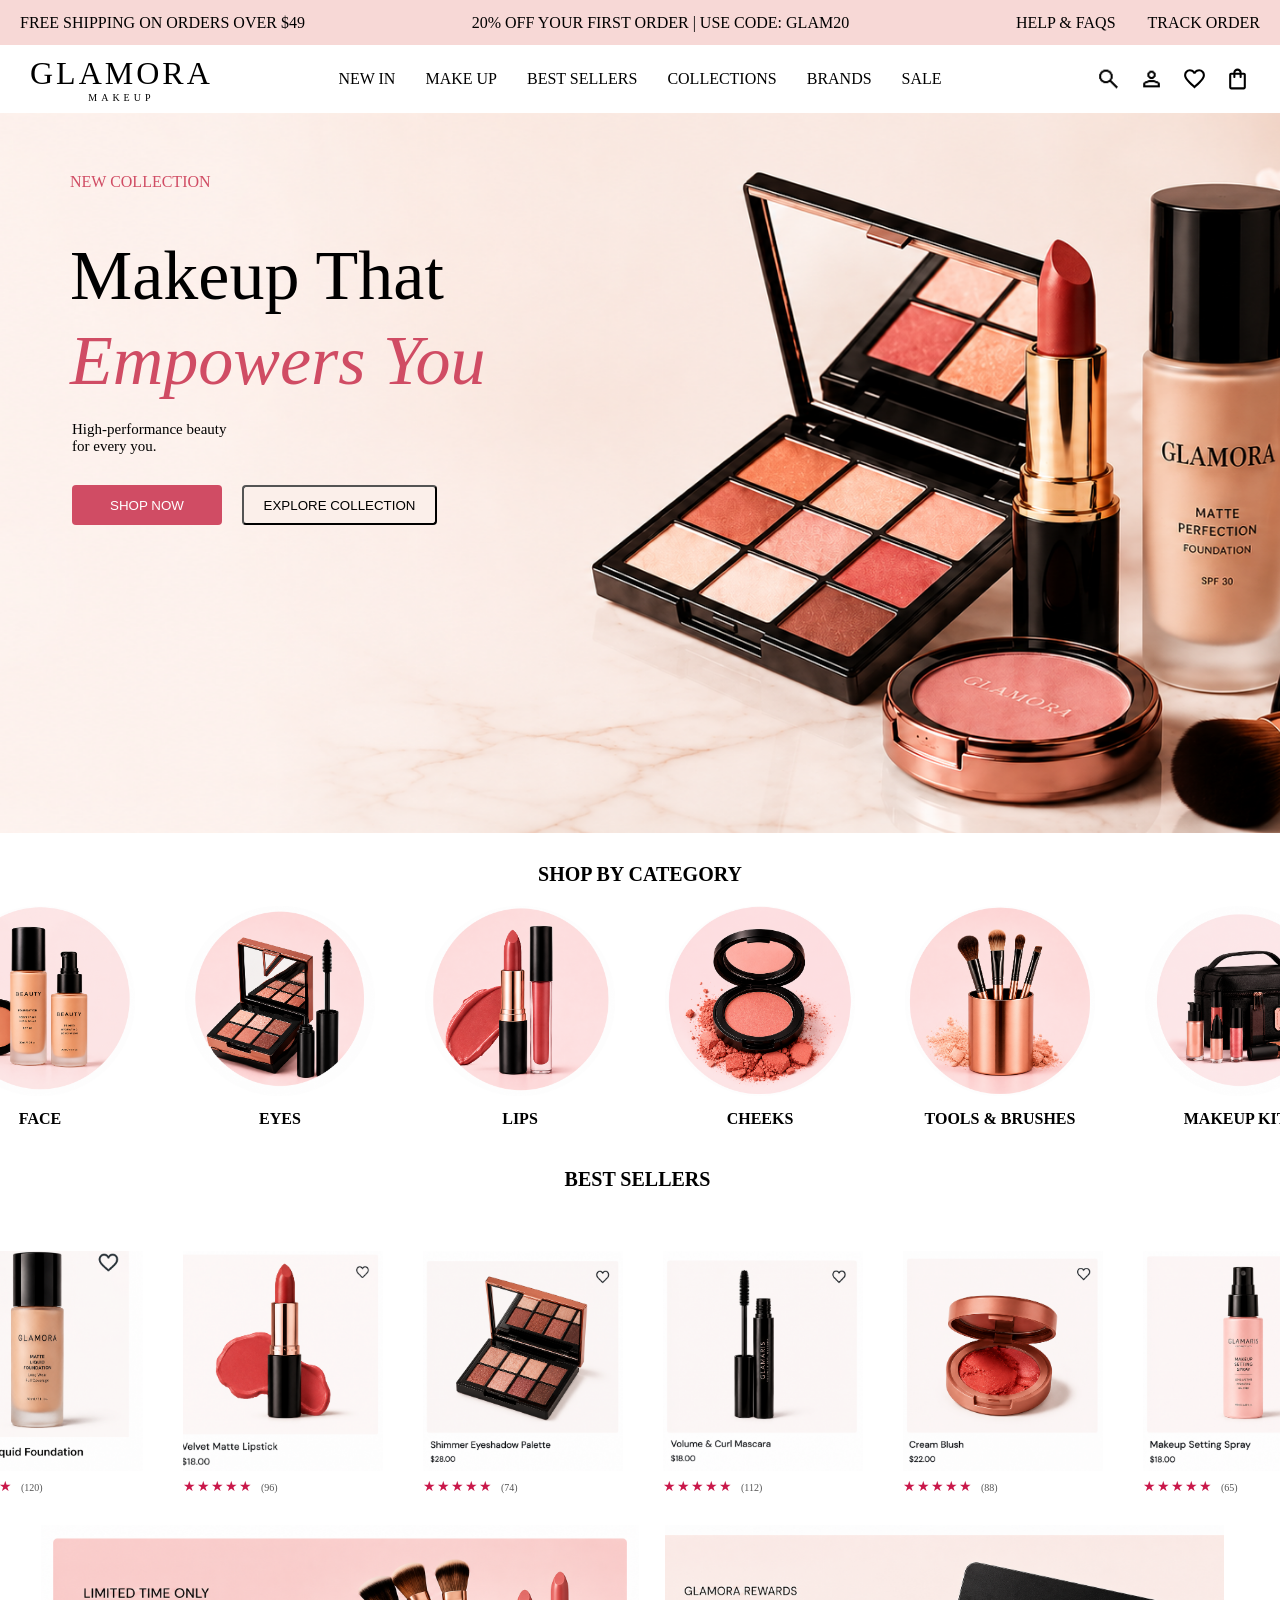
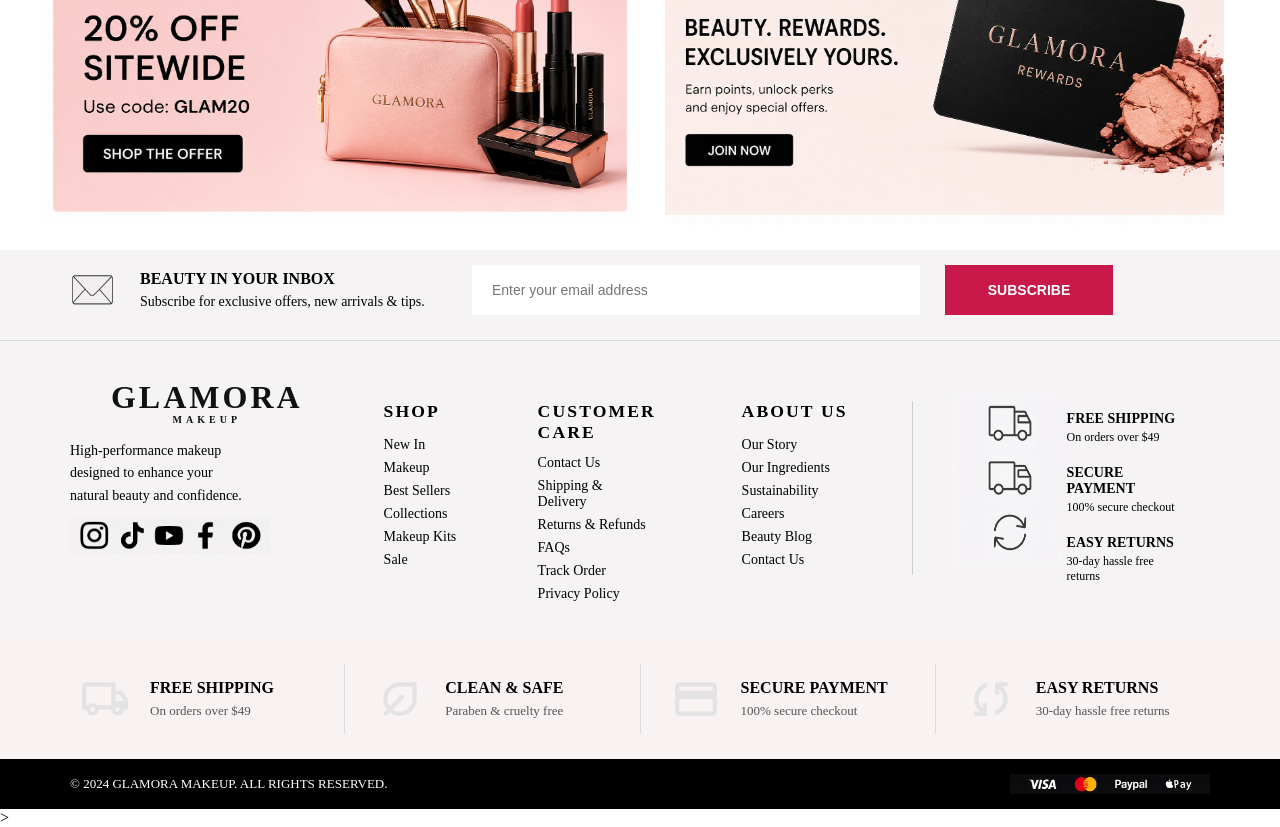
<file: index.html>
<!DOCTYPE html>
<html lang="en">

<head>
    <meta charset="UTF-8">
    <meta name="viewport" content="width=device-width, initial-scale=1.0">
    <title>Makeup Website Landing Page</title>
    <link rel="stylesheet" href="./style.css">
</head>

<body>
    <div class="announcement-bar">
        <div class="free-shipping">FREE SHIPPING ON ORDERS OVER $49</div>
        <div class="first-order">20% OFF YOUR FIRST ORDER | USE CODE: GLAM20</div>


        <div id="help-and-track">
            <div class="help">HELP & FAQS </div>
            <div class="track">TRACK ORDER</div>
        </div>
    </div>

    <div class="header">

        <div class="glamora">
            <span>GLAMORA</span>
            <small>MAKEUP</small>
        </div>

        <div class="nav-bar">
            <ul>
                <li>NEW IN</li>
                <li>MAKE UP </li>
                <li>BEST SELLERS</li>
                <li>COLLECTIONS</li>
                <li>BRANDS</li>
                <li>SALE</li>
            </ul>
            <div class="icons">
                <img src="search-icon.png" alt="search-icon">
                <img src="person.png" alt="person">
                <img src="like.svg" alt="like">
                <img src="shopping.svg" alt="shopping">
            </div>
        </div>
    </div>
    <div class="background-img">
        <div class="front-text">
            <div class="new-collection">NEW COLLECTION</div>
            <div class="makeup-that">Makeup That</div>
            <div class="empowers-you"><i>Empowers You</i></div>
        </div>
        <div class="high-performance">
            <span>High-performance beauty</span>
            <span>for every you.</span>
        </div>
        <div class="btns">
            <button class="first"> SHOP NOW </button>
            <button class="second"> EXPLORE COLLECTION </button>
        </div>

    </div>


    <div class="category">
        <p>SHOP BY CATEGORY</p>
    </div>

    <div class="category-images">

        <div class="category-item">
            <img src="face.png" alt="Face">
            <p>FACE</p>
        </div>

        <div class="category-item">
            <img src="eyes.png" alt="Eyes">
            <p>EYES</p>
        </div>

        <div class="category-item">
            <img src="lips.png" alt="Lips">
            <p>LIPS</p>
        </div>

        <div class="category-item">
            <img src="cheeks.png" alt="Cheeks">
            <p>CHEEKS</p>
        </div>

        <div class="category-item">
            <img src="tools.png" alt="Tools & Brushes">
            <p>TOOLS & BRUSHES</p>
        </div>

        <div class="category-item">
            <img src="kits.png" alt="Makeup Kits">
            <p>MAKEUP KITS</p>
        </div>

    </div>

    <div class="best-sellers">
        <p>BEST SELLERS</p>
    </div>

    <div class="best-seller-imgs">

        <div class="best-seller-item">
            <!-- FIXED: Removed the dot (.) from the src path -->
            <img src="foundation.png" alt="Matte Liquid Foundation">
            <div class="rating">
                <span>★★★★★</span>
                <small>(120)</small>
            </div>
        </div>

        <div class="best-seller-item">
            <img src="lipstick.png" alt="Velvet Matte Lipstick">
            <div class="rating">
                <span>★★★★★</span>
                <small>(96)</small>
            </div>
        </div>

        <div class="best-seller-item">
            <img src="eyeshadow.png" alt="Shimmer Eyeshadow Palette">
            <div class="rating">
                <span>★★★★★</span>
                <small>(74)</small>
            </div>
        </div>

        <div class="best-seller-item">
            <img src="mascara.png" alt="Volume & Curl Mascara">
            <div class="rating">
                <span>★★★★★</span>
                <small>(112)</small>
            </div>
        </div>

        <div class="best-seller-item">
            <img src="blush.png" alt="Cream Blush">
            <div class="rating">
                <span>★★★★★</span>
                <small>(88)</small>
            </div>
        </div>

        <div class="best-seller-item">
            <img src="setting-spray.png" alt="Makeup Setting Spray">
            <div class="rating">
                <span>★★★★★</span>
                <small>(65)</small>
            </div>
        </div>
    </div>


    <div class="offers">
        <div class="first-banner">
            <img src="offers.png" alt="offer">
        </div>
        <div class="second-banner">
            <img src="rewards.png" alt="reward">
        </div>
    </div>

    <div class="newsletter">

        <div class="newsletter-text">
            <img src="envelope.png" alt="email">

            <div>
                <span>BEAUTY IN YOUR INBOX</span>
                <small>Subscribe for exclusive offers, new arrivals & tips.</small>
            </div>

        </div>

        <div class="email-box">
            <input type="email" placeholder="Enter your email address">
        </div>

        <div class="subscribe">
            <button>SUBSCRIBE</button>
        </div>

    </div>

    <hr>

    <div class="footer-box">
        <div class="brand">

            <div class="brand-logo">
                GLAMORA
                <small>MAKEUP</small>
            </div>

            <div class="brand-description">
                High-performance makeup <br>
                designed to enhance your <br>
                natural beauty and confidence.
            </div>

            <div class="social-icons">
                <img src="logos.png" alt="logos">
            </div>
        </div>

        <div class="shop">
            <h3>SHOP</h3>

            <ul>
                <li>New In</li>
                <li>Makeup</li>
                <li>Best Sellers</li>
                <li>Collections</li>
                <li>Makeup Kits</li>
                <li>Sale</li>
            </ul>
        </div>

        <div class="customer-care">
            <h3>CUSTOMER CARE</h3>
            <ul>
                <li>Contact Us</li>
                <li>Shipping & Delivery</li>
                <li>Returns & Refunds</li>
                <li>FAQs</li>
                <li>Track Order</li>
                <li>Privacy Policy</li>
            </ul>
        </div>

        <div class="about-us">
            <h3>ABOUT US</h3>

            <ul>
                <li>Our Story</li>
                <li>Our Ingredients</li>
                <li>Sustainability</li>
                <li>Careers</li>
                <li>Beauty Blog</li>
                <li>Contact Us</li>
            </ul>
        </div>

        <div class="features">
            <img src="features.png" alt="features">

            <div class="feature-text">
                <div>
                    <strong>FREE SHIPPING</strong>
                    <small>On orders over $49</small>
                </div>

                <div>
                    <strong>SECURE PAYMENT</strong>
                    <small>100% secure checkout</small>
                </div>

                <div>
                    <strong>EASY RETURNS</strong>
                    <small>30-day hassle free returns</small>
                </div>
            </div>
        </div>


    </div>

    <div class="tabs">
        <div class="tab">
            <img src="truck.svg" alt="local-shipping">
            <div class="tab-text">
                <span>FREE SHIPPING</span>
                <small>On orders over $49</small>
            </div>
        </div>

        <div class="tab">
            <img src="Leaf.svg" alt="leaf">
            <div class="tab-text">
                <span>CLEAN & SAFE</span>
                <small>Paraben & cruelty free</small>
            </div>
        </div>

        <div class="tab">
            <img src="creditcard.svg" alt="payment">
            <div class="tab-text">
                <span>SECURE PAYMENT</span>
                <small>100% secure checkout</small>
            </div>
        </div>

        <div class="tab">
            <img src="return.svg" alt="returns">
            <div class="tab-text">
                <span>EASY RETURNS</span>
                <small>30-day hassle free returns</small>
            </div>
        </div>


    </div>

    <div class="last-footer">
        <div class="copyright">
            © 2024 GLAMORA MAKEUP. ALL RIGHTS RESERVED.
        </div>

        <div class="payment-methods">
            <img src="payment.png" alt="payment-method">
        </div>

    </div>


</body>

</html>>
</file>
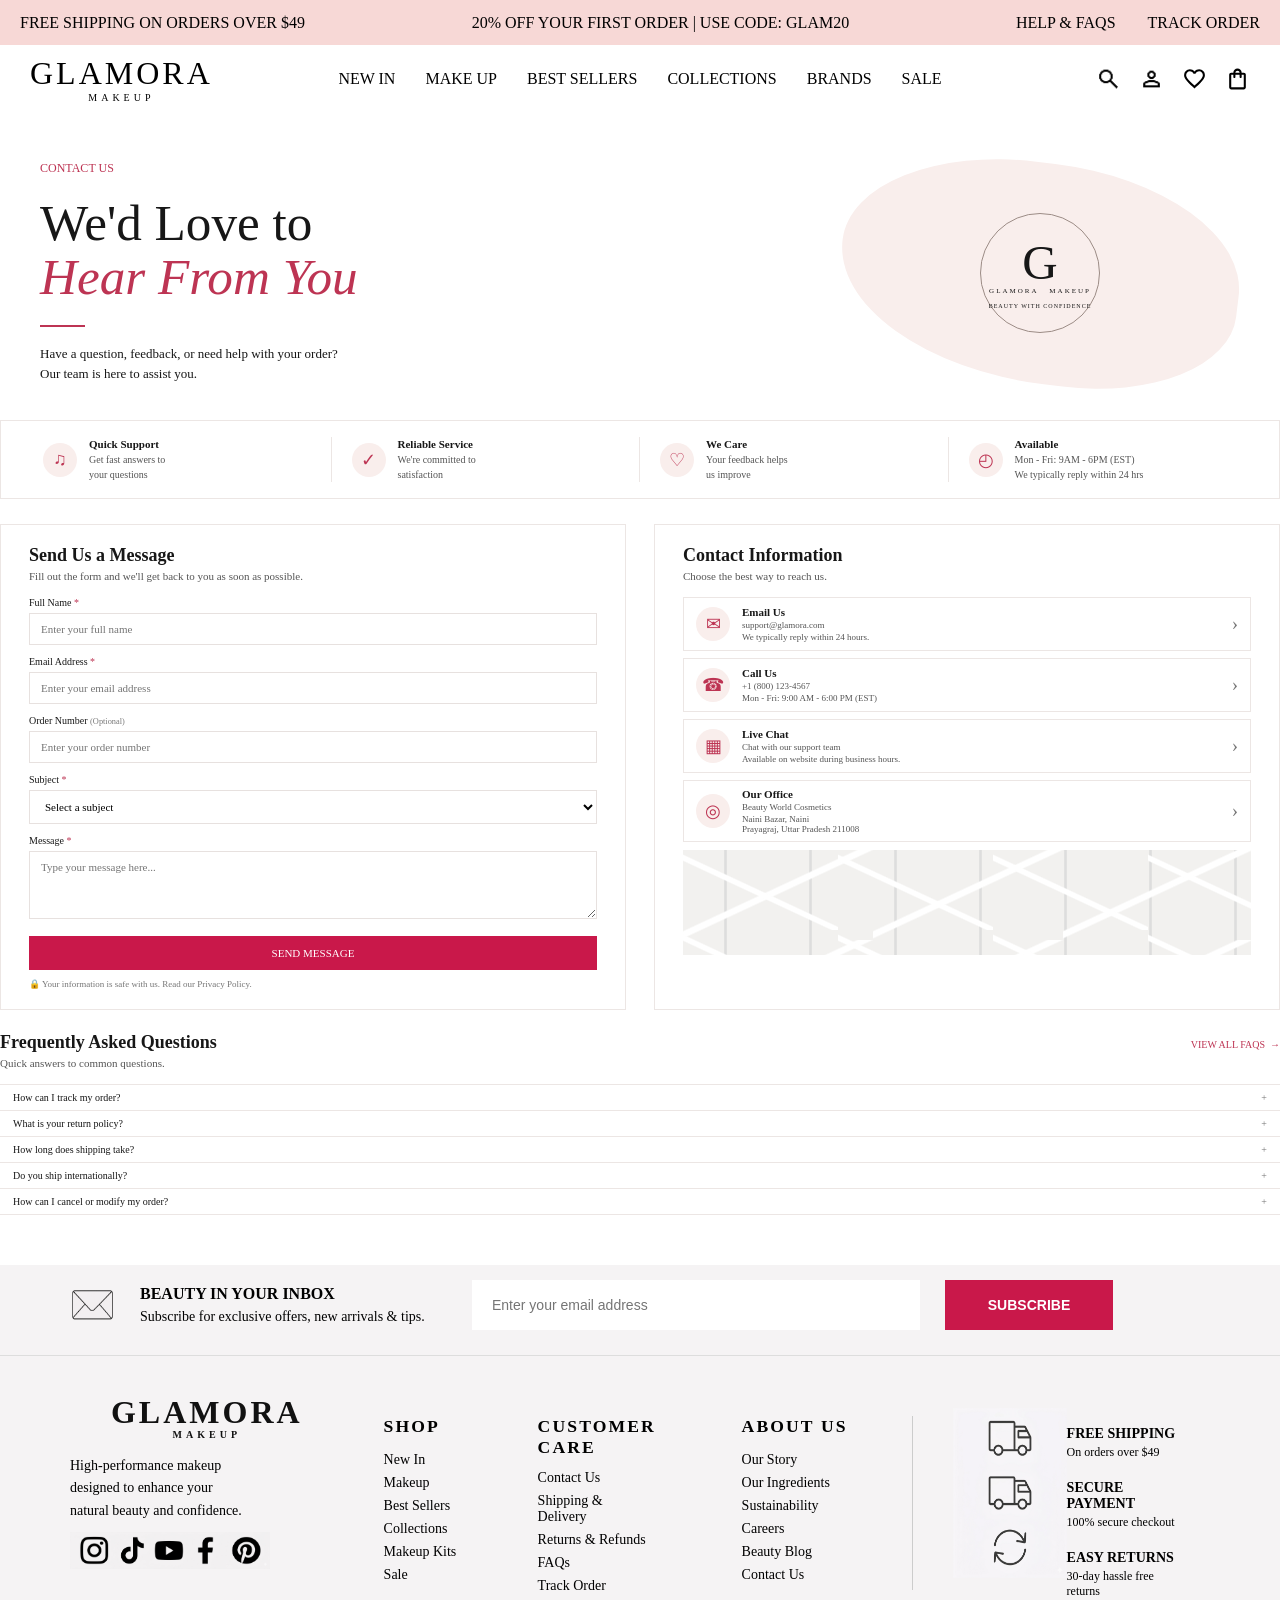
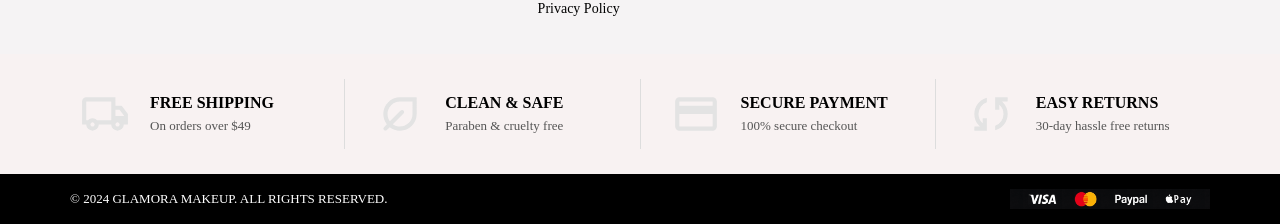
<file: contact.html>
<!DOCTYPE html>
<html lang="en">

<head>
    <meta charset="UTF-8">
    <meta name="viewport" content="width=device-width, initial-scale=1.0">
    <title>Contact Us | Glamora Makeup</title>
    <link rel="stylesheet" href="./style.css">
    <link rel="stylesheet" href="./contactus.css">
</head>

<body>
    <div class="announcement-bar">
        <div class="free-shipping">FREE SHIPPING ON ORDERS OVER $49</div>
        <div class="first-order">20% OFF YOUR FIRST ORDER | USE CODE: GLAM20</div>


        <div id="help-and-track">
            <div class="help">HELP & FAQS </div>
            <div class="track">TRACK ORDER</div>
        </div>
    </div>

    <div class="header">

        <div class="glamora">
            <span>GLAMORA</span>
            <small>MAKEUP</small>
        </div>

        <div class="nav-bar">
            <ul>
                <li>NEW IN</li>
                <li>MAKE UP </li>
                <li>BEST SELLERS</li>
                <li>COLLECTIONS</li>
                <li>BRANDS</li>
                <li>SALE</li>
            </ul>
            <div class="icons">
                <img src="search-icon.png" alt="search-icon">
                <img src="person.png" alt="person">
                <img src="like.svg" alt="like">
                <img src="shopping.svg" alt="shopping">
            </div>
        </div>
   


    </div>

    <main class="contact-page">
        <section class="contact-hero">
            <div class="contact-hero-copy">
                <p class="eyebrow">CONTACT US</p>
                <h1>We'd Love to<br><em>Hear From You</em></h1>
                <span class="hero-rule"></span>
                <p>Have a question, feedback, or need help with your order?<br>Our team is here to assist you.</p>
            </div>
            <div class="contact-mark" aria-label="Glamora Makeup emblem"><div class="contact-mark-circle"><strong>G</strong><span>GLAMORA&nbsp;&nbsp; MAKEUP</span><small>BEAUTY WITH CONFIDENCE</small></div></div>
        </section>
        <section class="support-strip" aria-label="Customer support benefits">
            <div class="support-item"><span class="support-icon">&#9835;</span><div><strong>Quick Support</strong><small>Get fast answers to<br>your questions</small></div></div>
            <div class="support-item"><span class="support-icon">&#10003;</span><div><strong>Reliable Service</strong><small>We're committed to<br>satisfaction</small></div></div>
            <div class="support-item"><span class="support-icon">&#9825;</span><div><strong>We Care</strong><small>Your feedback helps<br>us improve</small></div></div>
            <div class="support-item"><span class="support-icon">&#9716;</span><div><strong>Available</strong><small>Mon - Fri: 9AM - 6PM (EST)<br>We typically reply within 24 hrs</small></div></div>
        </section>
        <section class="contact-columns">
            <div class="message-panel">
                <h2>Send Us a Message</h2><p class="panel-intro">Fill out the form and we'll get back to you as soon as possible.</p>
                <form class="contact-form">
                    <label>Full Name <span>*</span><input type="text" placeholder="Enter your full name"></label>
                    <label>Email Address <span>*</span><input type="email" placeholder="Enter your email address"></label>
                    <label>Order Number <small>(Optional)</small><input type="text" placeholder="Enter your order number"></label>
                    <label>Subject <span>*</span><select><option value="">Select a subject</option><option>Order support</option><option>Product question</option><option>Feedback</option></select></label>
                    <label>Message <span>*</span><textarea placeholder="Type your message here..."></textarea></label>
                    <button type="submit">SEND MESSAGE</button><small class="privacy-note">&#128274; Your information is safe with us. Read our Privacy Policy.</small>
                </form>
            </div>
            <div class="information-panel">
                <h2>Contact Information</h2><p class="panel-intro">Choose the best way to reach us.</p>
                <div class="contact-options">
                    <div class="contact-option"><span class="option-icon">&#9993;</span><div><strong>Email Us</strong><span>support@glamora.com</span><small>We typically reply within 24 hours.</small></div><b>&#8250;</b></div>
                    <div class="contact-option"><span class="option-icon">&#9742;</span><div><strong>Call Us</strong><span>+1 (800) 123-4567</span><small>Mon - Fri: 9:00 AM - 6:00 PM (EST)</small></div><b>&#8250;</b></div>
                    <div class="contact-option"><span class="option-icon">&#9638;</span><div><strong>Live Chat</strong><span>Chat with our support team</span><small>Available on website during business hours.</small></div><b>&#8250;</b></div>
                    <div class="contact-option"><span class="option-icon">&#9678;</span><div><strong>Our Office</strong><span>Beauty World Cosmetics</span><small>Naini Bazar, Naini<br>Prayagraj, Uttar Pradesh 211008</small></div><b>&#8250;</b></div>
                </div><div class="map-placeholder"><iframe title="Google Map showing Beauty World Cosmetics in Naini Bazar, Prayagraj" src="https://www.google.com/maps?q=Beauty+World+Cosmetics%2C+Naini+Bazar%2C+Naini%2C+Prayagraj%2C+Uttar+Pradesh+211008&output=embed" loading="lazy" referrerpolicy="no-referrer-when-downgrade"></iframe></div>
            </div>
        </section>
        <section class="faq-section">
            <div><h2>Frequently Asked Questions</h2><p>Quick answers to common questions.</p></div><a href="#faq">VIEW ALL FAQS&nbsp; &#8594;</a>
            <div class="faq-list" id="faq">
                <details><summary>How can I track my order?</summary><p>Use the tracking link in your shipping confirmation email.</p></details>
                <details><summary>What is your return policy?</summary><p>We offer easy returns within 30 days of delivery.</p></details>
                <details><summary>How long does shipping take?</summary><p>Most orders arrive within 3 to 5 business days.</p></details>
                <details><summary>Do you ship internationally?</summary><p>International shipping is available for selected destinations.</p></details>
                <details><summary>How can I cancel or modify my order?</summary><p>Contact us as soon as possible and we will do our best to help.</p></details>
            </div>
        </section>
    </main>


    <div class="newsletter">

        <div class="newsletter-text">
            <img src="envelope.png" alt="email">

            <div>
                <span>BEAUTY IN YOUR INBOX</span>
                <small>Subscribe for exclusive offers, new arrivals & tips.</small>
            </div>

        </div>

        <div class="email-box">
            <input type="email" placeholder="Enter your email address">
        </div>

        <div class="subscribe">
            <button>SUBSCRIBE</button>
        </div>

    </div>

    <hr>

    <div class="footer-box">
        <div class="brand">

            <div class="brand-logo">
                GLAMORA
                <small>MAKEUP</small>
            </div>

            <div class="brand-description">
                High-performance makeup <br>
                designed to enhance your <br>
                natural beauty and confidence.
            </div>

            <div class="social-icons">
                <img src="logos.png" alt="logos">
            </div>
        </div>

        <div class="shop">
            <h3>SHOP</h3>

            <ul>
                <li>New In</li>
                <li>Makeup</li>
                <li>Best Sellers</li>
                <li>Collections</li>
                <li>Makeup Kits</li>
                <li>Sale</li>
            </ul>
        </div>

        <div class="customer-care">
            <h3>CUSTOMER CARE</h3>
            <ul>
                <li>Contact Us</li>
                <li>Shipping & Delivery</li>
                <li>Returns & Refunds</li>
                <li>FAQs</li>
                <li>Track Order</li>
                <li>Privacy Policy</li>
            </ul>
        </div>

        <div class="about-us">
            <h3>ABOUT US</h3>

            <ul>
                <li>Our Story</li>
                <li>Our Ingredients</li>
                <li>Sustainability</li>
                <li>Careers</li>
                <li>Beauty Blog</li>
                <li>Contact Us</li>
            </ul>
        </div>

        <div class="features">
            <img src="features.png" alt="features">

            <div class="feature-text">
                <div>
                    <strong>FREE SHIPPING</strong>
                    <small>On orders over $49</small>
                </div>

                <div>
                    <strong>SECURE PAYMENT</strong>
                    <small>100% secure checkout</small>
                </div>

                <div>
                    <strong>EASY RETURNS</strong>
                    <small>30-day hassle free returns</small>
                </div>
            </div>
        </div>


    </div>

    <div class="tabs">
        <div class="tab">
            <img src="truck.svg" alt="local-shipping">
            <div class="tab-text">
                <span>FREE SHIPPING</span>
                <small>On orders over $49</small>
            </div>
        </div>

        <div class="tab">
            <img src="Leaf.svg" alt="leaf">
            <div class="tab-text">
                <span>CLEAN & SAFE</span>
                <small>Paraben & cruelty free</small>
            </div>
        </div>

        <div class="tab">
            <img src="creditcard.svg" alt="payment">
            <div class="tab-text">
                <span>SECURE PAYMENT</span>
                <small>100% secure checkout</small>
            </div>
        </div>

        <div class="tab">
            <img src="return.svg" alt="returns">
            <div class="tab-text">
                <span>EASY RETURNS</span>
                <small>30-day hassle free returns</small>
            </div>
        </div>


    </div>

    <div class="last-footer">
        <div class="copyright">
            © 2024 GLAMORA MAKEUP. ALL RIGHTS RESERVED.
        </div>

        <div class="payment-methods">
            <img src="payment.png" alt="payment-method">
        </div>

    </div>


</body>

</html>
</file>
<file: style.css>
* {
    margin: 0;
    padding: 0;
    box-sizing: border-box;

}

body {
    margin: 0;
    overflow-x: hidden;
}

.announcement-bar {
    height: 45px;
    align-items: center;
    padding-top: 10px;
    display: flex;
    background-color: #f7d8d6;
    justify-content: space-between;
}

.free-shipping {
    padding-bottom: 10px;
    position: relative;
    left: 20px;
}

.first-order {
    padding-bottom: 10px;
}

#help-and-track {
    display: flex;
    gap: 2rem;
    padding-bottom: 10px;
    position: relative;
    right: 20px;
}

.header {
    display: flex;
    align-items: center;
    justify-content: space-between;
    padding: 10px 30px;
    position: relative;
}

.glamora {
    text-align: center;
}

.glamora span {
    display: block;
    font-size: 32px;
    letter-spacing: 3px;
}

.glamora small {
    display: block;
    font-size: 10px;
    letter-spacing: 4px;
    width: 100%;
}
   

.nav-bar {
    display: flex;
    align-items: center;
    gap: 30px;
}

.nav-bar ul {
    display: flex;
    align-items: center;
    gap: 30px;
    list-style: none;
    margin: 0;
    padding: 0;
    position: absolute;
    left: 50%;
    transform: translateX(-50%);
}

.nav-bar li {
    font-size: 16px;
    white-space: nowrap;
    position: relative;
}

.icons {
    display: flex;
    align-items: center;
    gap: 18px;
    position: absolute;
    right: 30px;
    top: 50%;
    transform: translateY(-50%);
}

.icons img {
    width: 25px;
    height: 25px;
    object-fit: contain;
    filter: brightness(0);
}

.background-img {
    background-image: url(makeup.png);
    height: 80vh;
    background-size: cover;
    background-position: center;
    background-repeat: no-repeat;
}

.front-text {
    display: flex;
    flex-direction: column;
    gap: 5px;
}

.new-collection {
    position: relative;
    left: 70px;
    top: 60px;
    color: #d04c64;
}

.makeup-that {
    position: relative;
    left: 70px;
    top: 100px;
    font-size: 70px;
}

.empowers-you {
    position: relative;
    left: 70px;
    top: 100px;
    font-size: 70px;
    color: #d04c64;
}

.high-performance {
    display: flex;
    flex-direction: column;
    position: relative;
    left: 72px;
    top: 120px;

}

.high-performance span {
    font-size: 15px;

}

.btns {
    display: flex;
    position: relative;
    top: 150px;
    left: 72px;
    height: 10px;
    gap: 20px;
}

.first {
    height: 40px;
    width: 150px;
    color: white;
    background-color: #d04c64;
    border: none;
    border-radius: 4px;
}

.second {
    border-radius: 4px;
    height: 40px;
    width: 195px;
    background-color: #fbefea;
}

.dot {
    display: flex;
    flex-direction: column;
}

.firstdot {
    position: relative;
    top: 150px;
    left: 72px;
    font-size: 30px;
}

.tabs {
    background-color: #f8f2f2;
    display: flex;
    justify-content: space-around;
    align-items: center;
    padding: 25px 50px;
    width: 100%;
    box-sizing: border-box;
}

.tab {
    display: flex;
    align-items: center;
    gap: 20px;
    flex: 1;
    padding: 10px 30px;
    border-right: 1px solid #ddd;
    justify-content: flex-start;
}

.tab:last-child {
    border-right: none;
}

.tab img {
    width: 50px;
    height: 50px;
    object-fit: contain;
}

.tab-text {
    display: flex;
    flex-direction: column;
    gap: 6px;
}

.tab-text span {
    font-size: 16px;
    font-weight: bold;
}

.tab-text small {
    font-size: 13px;
    color: #555;
}

.category {
    text-align: center;
    font-weight: bold;
    color: black;
    font-size: 20px;
    margin-top: 30px;
}

.category-images {
    
    display: flex;
    flex-wrap: nowrap;
    justify-content: center;
    align-items: center;
    gap: 50px;
    padding-top: 20px;

}

.category-item {
    text-align: center;
}

.category-item img {
    width: 190px;
    height: 190px;
    border-radius: 50%;
    object-fit: cover;
}

.category-item p {
    font-weight: bold;
    margin-top: 10px;
}

.best-sellers {
    width: 100%;
    font-weight: bold;
    /* Removed margin-top completely */
    padding-top: 40px !important; 
    font-size: 20px;
    padding-left: 35px !important; 
    margin-left: 0px !important; 
    text-align: center;
    display: block !important;
    box-sizing: border-box !important;
    position: relative;
    left: -20px;
}


.best-seller-imgs {
    display: flex;
    justify-content: center;
    align-items: flex-start;
    gap: 90px;
    padding-top: 60px;
    padding-right: 44px;
}

.best-seller-item {
    width: 150px;
    text-align: center;
}

.best-seller-item img {
    width: 200px;
    height: 220px;
    object-fit: cover;
}

.rating {
    margin-top: 2px;
    text-align: left;
}

.rating span {
    color: #c9184a;
    font-size: 14px;
    letter-spacing: 1px;
}

.rating small {
    color: #555;
    font-size: 10px;
    margin-left: 4px;
}

.offers {
    display: flex;
    justify-content: center;
    gap: 40px;
    padding-top: 30px;
    padding-right: 70px;
}

.first-banner,
.second-banner {
    width: 45%;
}

.first-banner img,
.second-banner img {
    width: 110%;
    height: 300px;
    object-fit: cover;
    display: block;
}

.second-banner img {
    padding-left: 40px;
}

.newsletter {
    margin-top: 25px;
    display: flex;
    align-items: center;
    width: 100%;
    height: 90px;
    background-color: #f5f3f4;
    padding: 0 80px;
    box-sizing: border-box;
    gap: 40px;
    padding-bottom: 10px;
}

.newsletter-text {
    display: flex;
    align-items: center;
    gap: 20px;
    width: 35%;
}

.newsletter-text img {
    object-fit: contain;
    width: 55px;
    height: 45px;
    object-fit: fill;
    margin-left: -15px;
}

.newsletter-text div {
    display: flex;
    flex-direction: column;
}

.newsletter-text span {
    font-weight: bold;
    font-size: 16px;
}

.newsletter-text small {
    font-size: 14px;
    margin-top: 6px;
}

.email-box {
    width: 40%;
    margin-left: -40px;
}

.email-box input {
    width: 100%;
    height: 50px;
    padding: 0 20px;
    border: none;
    outline: none;
    box-sizing: border-box;
    font-size: 14px;
}

.subscribe {
    width: 15%;
}

.subscribe button {
    margin-left: -15px;
    width: 100%;
    height: 50px;
    border: none;
    background-color: #c9184a;
    color: white;
    font-weight: bold;
    font-size: 14px;
    cursor: pointer;
}

hr {
    border: none;
    border-top: 1px solid #ddd;
    margin: 0;
}

.footer-box {
    background-color: #f5f3f4;
    box-sizing: border-box;
    display: flex;
    width: 100%;
    padding: 30px 70px;
    gap: 40px;
    justify-content: flex-start;
    align-items: flex-start;
}

.brand {
    width: 24%;
    margin-left: 0;
    margin-top: 10px;
}

.brand-logo {
    text-align: center;
    display: flex;
    flex-direction: column;
    align-items: center;
    justify-content: center;
    width: 100%;
    font-size: 32px;
    letter-spacing: 3px;
    line-height: 1;
    font-weight: 700;
    color: #111;
    text-transform: uppercase;
}

.brand-logo small {
    display: block;
    font-size: 10px;
    letter-spacing: 4px;
    color: #111;
    margin-top: 2px;
    text-transform: uppercase;
    text-align: center;
}

.brand-description {
    padding-left: 0;
    font-size: 14px;
    line-height: 1.6;
    margin-top: 15px;
}

.social-icons {
    display: flex;
    gap: 15px;
    margin-top: 10px;
}

.social-icons img {
    padding-left: 0;
    width: 200px;
    height: auto;
}

.shop {
    width: 10%;
    margin-top: 30px;
}

.shop h3,
.customer-care h3,
.about-us h3 {
    font-size: 1.1rem;
    letter-spacing: 0.12em;
    text-transform: uppercase;
    font-weight: 700;
}

.shop ul {
    margin-top: 15px;
    list-style: none;
    padding: 0;
}

.shop li {
    font-size: 14px;
    margin-bottom: 7px;
}

.customer-care {
    width: 10%;
    margin-top: 30px;
}


.customer-care ul {
    list-style: none;
    padding: 0;
    margin-top: 12px;
}

.customer-care li {
    font-size: 14px;
    margin-bottom: 7px;
}

.about-us {
    width: 15%;
    margin-top: 30px;
    border-right: 1px solid #ccc;
    margin-left: 50px;
    padding-right: 10px;
}

.about-us ul {
    list-style: none;
    padding: 0;
    margin-top: 15px;
}

.about-us li {
    font-size: 14px;
    margin-bottom: 7px;
}


.features {
    display: flex;
    width: 20%;
    margin-top: 30px;
}

.features img {
    margin-top: -8px;
    width: 50%;
    height: 170px;
}

.feature-text {
    display: flex;
    flex-direction: column;
    gap: 20px;
    margin-top: 10px;
}

.feature-text div {
    display: flex;
    flex-direction: column;
}

.feature-text strong {
    font-size: 14px;
}

.feature-text small {
    font-size: 12px;
    margin-top: 3px;
}

.last-footer {
    width: 100%;
    height: 50px;
    background-color: black;
    display: flex;
    align-items: center;
    padding: 0 70px;
    box-sizing: border-box;
}

.copyright {
    color: white;
    font-size: 13px;
    white-space: nowrap;
}

.payment-methods {
    margin-left: auto;
}

.payment-methods img {
    width: 200px;
    height: 20px;
    display: block;
}


@media (max-width: 768px) {

    /* =========================
       GENERAL
    ========================= */

    html,
    body {
        width: 100%;
        margin: 0;
        padding: 0;
        overflow-x: hidden;
    }


    /* =========================
       ANNOUNCEMENT BAR
    ========================= */


    .announcement-bar {
        height: 65px;
        overflow: hidden;

        display: grid;
        grid-template-columns: 1fr 1fr;
        grid-template-rows: 22px 22px 21px;

        align-items: center;

        padding: 0;
        box-sizing: border-box;
    }

    /* FIRST ROW */
    .free-shipping {
        grid-column: 1 / 3;
        grid-row: 1;

        white-space: nowrap;
        font-size: 11px;

        position: relative;
        top: 10px;
        left: -4px;
        text-align: center;
    }

    /* SECOND ROW */
    .first-order {
        grid-column: 1 / 3;
        grid-row: 2;

        white-space: nowrap;
        font-size: 11px;
        text-align: center;
        position: relative;
        top: 5px;
    }


    /* THIRD ROW */
    #help-and-track {
        grid-column: 1 / 3;
        grid-row: 3;

        width: 100%;

        display: flex;
        justify-content: space-between;
        align-items: center;

        padding: 0 35px;
        box-sizing: border-box;
    }

    .help,
    .track {
        white-space: nowrap;
        font-size: 11px !important;
    }

    .track {
        white-space: nowrap;
        font-size: 11px !important;
        transform: translateX(40px);
    }


    /* =========================
       HEADER
    ========================= */

    .header {
        width: 100%;
        position: relative;
        z-index: 10;
        background-color: #ffffff;
        padding: 15px 18px !important;
        min-height: 60px;
        display: flex;
        align-items: center;
        box-sizing: border-box;
    }

    /* 1. Hamburger Icon Configuration */
    .nav-bar {
        position: absolute !important;
        left: 18px !important;
        top: 50% !important;
        transform: translateY(-50%) !important;
        width: 18px !important;
        height: 12px !important;
        cursor: pointer;
        z-index: 12;
        pointer-events: auto !important;
        border: none !important;
        background: transparent !important;
        display: block !important;

        /* Forces the parent container itself to be visible, just in case */
        opacity: 1 !important;
        visibility: visible !important;
    }

    /* Draws the precise 3-line hamburger menu */
    .nav-bar::before,
    .nav-bar::after {
        content: "";
        position: absolute;
        left: 0;
        width: 18px !important;
        height: 2px !important;
        background: #000000 !important;
    }

    .nav-bar::before {
        top: 0px;
        box-shadow: 0 5px 0 #000000 !important;
    }

    .nav-bar::after {
        bottom: 0px;
    }

    /* Hides the structural desktop list links cleanly */
    .nav-bar ul {
        display: none !important;
    }

    /* 2. Brand Identity Block */
    .glamora {
        text-align: center !important;
        display: flex !important;
        flex-direction: column !important;
        align-items: center !important;
        margin-left: 36px !important;
        /* Clears the hamburger spacing */
        margin-right: auto !important;
    }

    .glamora span {
        font-size: 24px;
        font-weight: bold;
        letter-spacing: 3px;
        color: #000000 !important;
        line-height: 1;
        display: block !important;
    }

    .glamora small {
        font-size: 9px;
        font-weight: bold;
        letter-spacing: 3px;
        color: #000000 !important;
        margin-top: 6px;
        display: block !important;
        text-align: center !important;
        width: 100% !important;
    }

    .brand-logo {
        font-size: 24px;
        letter-spacing: 3px;
        line-height: 1;
        text-align: left;
    }

    .brand-logo small {
        font-size: 9px;
        letter-spacing: 3px;
        margin-top: 4px;
        text-align: left;
    }

    /* 3. Action Icons Bar - Ultimate Escape Fix */
    /* Uses viewport-fixed boundaries to force visibility outside of the .nav-bar wrapper */
    .nav-bar .icons {
        position: absolute !important;


        /* Calculates positioning relative to the phone display width, completely bypassing parent bounds */
        left: 340px !important;
        right: 15px !important;
        top: 50% !important;
        transform: translateY(-50%) !important;

        /* Enforces active displays */
        display: flex !important;
        visibility: visible !important;
        opacity: 1 !important;

        flex-direction: row !important;
        align-items: center !important;
        justify-content: flex-end !important;
        gap: 14px !important;

        width: auto !important;
        height: auto !important;
        padding: 0 !important;
        margin: 0 !important;
        z-index: 9999 !important;
        pointer-events: auto !important;
    }

    /* Ensures each image forces itself into view and renders in pure solid black */
    .nav-bar .icons img {
        display: block !important;
        visibility: visible !important;
        opacity: 1 !important;
        width: 22px !important;
        height: 22px !important;
        margin: 0 !important;
        padding: 0 !important;

        /* Strips any layout-blocking filters and turns icons deep black */
        filter: brightness(0) saturate(100%) !important;
    }

    /* Clears legacy margins */
    .nav-bar .icons img:nth-child(2),
    .nav-bar .icons img:nth-child(3),
    .nav-bar .icons img:nth-child(4) {
        margin-left: 0 !important;
    }




    /* =========================
       HERO
    ========================= */


    .background-img {
        width: 100%;
        height: 55vh;
        background-size: cover !important;
        background-position: right 20% !important;
        background-repeat: no-repeat;
        position: relative;
        margin-bottom: 420px !important;
    }

    .front-text {
        position: absolute !important;
        left: 22px !important;
        top: 57vh !important;
    }


    .new-collection {
        position: absolute !important;
        left: 22px !important;
        top: 20px !important;
        /* Move it up directly into the white space */
        margin: 0 !important;
        font-size: 14px !important;
        font-weight: bold;
        white-space: nowrap !important;
        /* Forces it into one single line */
    }


    .makeup-that,
    .empowers-you {
        position: absolute !important;
        left: 22px !important;
        font-size: 50px !important;
        line-height: 1.1 !important;
        letter-spacing: -0.3px;
        margin: 0 !important;
    }

    .makeup-that {
        top: 40px !important;
    }

    .empowers-you {
        top: 140px !important;
    }

    .high-performance {
        position: absolute !important;
        left: 45px !important;
        font-size: 12px !important;
        top: 680px !important;
        line-height: 1.3 !important;
    }

    .high-performance span {
        font-size: 10px !important;
    }



    .btns {
        position: absolute !important;
        left: 40px !important;
        top: 730px !important;
        gap: 12px;
        display: flex !important;
    }

    .first,
    .second {
        width: 140px;
        height: 42px;
        font-size: 11px;
        font-weight: bold;
        border-radius: 4px;
        cursor: pointer;
    }

    .second {
        border: 1px solid black !important;
        outline: none !important;
        box-shadow: none !important;
        background: transparent;
    }





    /* =========================
       SHOP BY CATEGORY
    ========================= */

    .category {
    width: 100%;
    margin-top: -20px !important;
    padding-left: 35px !important; /* Changed from 20px to 24px to match Best Sellers perfectly */
    margin-left: 0px !important;
    text-align: left !important;
    display: block !important;
    box-sizing: border-box !important;
}

   .category p {
    font-family: 'Playfair Display', 'Didot', 'Georgia', serif; 
    font-size: 34px; 
    font-weight: 400;
    text-transform: capitalize; 
    letter-spacing: 0px;
    line-height: 1.1;
    color: #1a1a1a;
    margin: 0 0 20px 0 !important;
    display: block !important;
    
    /* Edit these two lines below */
    white-space: normal !important; 
    width: 200px !important;         
    max-width: 100% !important;
}



    .category-images {
    width: 100%;
    display: flex !important;
    flex-wrap: nowrap !important;
    overflow-x: auto !important;
    gap: 16px !important;
    padding: 0 24px 35px 24px !important; /* Matches Best Sellers padding to stop cuts on the left side */
    margin: 0 !important;
    -webkit-overflow-scrolling: touch !important;
    scroll-snap-type: x mandatory !important;
    box-sizing: border-box !important;
    scrollbar-width: none !important;
    transform: none !important;
    justify-content: flex-start !important; /* Forces layout to start from the absolute first item */
}

    .category-images::-webkit-scrollbar {
        display: none !important;
    }

.category-item {
    flex: 0 0 76vw !important;  /* Increased to 76vw to be exactly as big as the Best Sellers cards */
    width: 76vw !important;
    max-width: 76vw !important;
    min-width: 76vw !important;
    flex-shrink: 0 !important;
    flex-grow: 0 !important;
    transform: none !important;
    scroll-snap-align: start !important;
    display: flex !important;
    flex-direction: column !important;
    box-sizing: border-box !important;
    padding: 0 !important;
}

    .category-item img {
        width: 100% !important;
        height: auto !important;
        aspect-ratio: 1 / 1 !important;
        border-radius: 50% !important;
        object-fit: cover !important;
        background-color: #f7f4f0;
    }

    .category-item p {
        margin-top: 10px !important;
        font-family: 'Inter', sans-serif;
        font-size: 11px !important;
        font-weight: 500 !important;
        color: #222;
        text-transform: uppercase;
        white-space: nowrap !important;
    }

/* =========================
       BEST SELLERS
    ========================= */

    .best-sellers {
        width: 100%;
        margin-top: -35px !important;
        padding-left: -5px !important;
        margin-left: 0px !important;
        text-align: left !important;
        display: block !important;
        box-sizing: border-box !important;
    }

    .best-sellers p {
        font-family: 'Playfair Display', 'Didot', 'Georgia', serif;
        font-size: 34px;
        font-weight: 400;
        text-transform: capitalize;
        letter-spacing: 0px;
        line-height: 1.1;
        color: #1a1a1a;
        margin: 0 0 30px 0 !important;
        display: block !important;
        white-space: normal !important; 
        width: 150px !important; 
        max-width: 100% !important;
    }

    .best-seller-imgs {
        margin-top: 15px !important; 
        width: 100% !important;
        display: flex !important;
        flex-wrap: nowrap !important;
        overflow-x: auto !important;
        overflow-y: hidden !important;
        scroll-behavior: smooth !important;
        gap: 16px !important;
        
        /* FIXED: Retained safe padding track boundaries */
        padding: 0 20px 35px 20px !important; 
        margin: 0 !important;
        -webkit-overflow-scrolling: touch !important;
        scroll-snap-type: x mandatory !important;
        box-sizing: border-box !important;
        scrollbar-width: none !important;
        transform: none !important;
        justify-content: flex-start !important; 
    }

    .best-seller-imgs::-webkit-scrollbar {
        display: none !important;
    }

    /* FIXED: Adjusted to 68vw to make the images properly large and well-proportioned */
    .best-seller-item {
        flex: 0 0 68vw !important;
        width: 68vw !important;
        max-width: 68vw !important;
        min-width: 68vw !important;
        scroll-snap-align: start !important;
        display: block !important; 
        box-sizing: border-box !important;
        padding: 0 4px !important;
    }

    .best-seller-imgs p,
    .best-seller-item p {
        white-space: normal !important; 
        width: 100% !important;
        margin: 8px 0 4px 0 !important;
        text-align: left !important;
        box-sizing: border-box !important;
    }

    .best-seller-imgs img {
        width: 100% !important;
        min-width: 100% !important;
        height: auto !important;
        display: block !important;
    }

    .rating-container {
        font-family: 'Inter', sans-serif;
        font-size: 10px;
    }

    .rating {
        margin-top: 4px;
    }



   /* =========================
       OFFERS
    ========================= */

    .offers {
        width: 100%;
        display: flex !important;
        flex-direction: column !important;
        gap: 12px;
        padding: 20px 15px !important;
        box-sizing: border-box;
    }

    .first-banner,
    .second-banner {
        width: 100% !important;
        padding: 0 !important;
        margin: 0 !important;
    }

    .first-banner img,
    .second-banner img {
        width: 100% !important;
        height: auto !important;
        padding: 0 !important;
        margin: 0 !important;
        display: block;
    }


    /* =========================
       NEWSLETTER
    ========================= */

    .newsletter {
        width: 100%;
        height: auto !important;
        display: flex !important;
        flex-direction: column !important;
        align-items: center;
        
        /* FIXED: Reduced top padding so it shifts directly up into the pink boundary zone */
        padding: 10px 30px 40px 30px !important;
        gap: 16px;
        box-sizing: border-box;
        text-align: center;
        
        /* FIXED: Changed background color to match your layout's pink container background shade */
        background-color: #f7f4f0 !important; 
    }

    .newsletter-text {
        width: 100% !important;
    }

    .newsletter-text h3 {
        font-size: 16px;
    }

    .newsletter-text p {
        font-size: 10px;
    }

    .email-box {
        width: 100% !important;
        margin-left: 0 !important;
        align-self: stretch !important;
    }

    .email-box input {
        width: 100% !important;
        height: 46px; 
        font-size: 13px;
        padding: 0 14px;
        border: 1px solid #dcdcdc !important; 
        box-sizing: border-box !important;
        background: #ffffff !important;
    }

    .subscribe {
        width: 100% !important;
        margin: 4px 0 0 !important;
        align-self: stretch !important;
    }

    .subscribe button {
        width: 100% !important;
        height: 46px;
        transform: translateX(8px);
        background-color: #000000 !important; 
        color: #ffffff !important;
        font-size: 13px;
        font-weight: bold;
        border: none !important;
        cursor: pointer;
        letter-spacing: 1px;
    }


    /* =========================
       FOOTER
    ========================= */

    .footer-box {
        width: 100%;
        margin-top: 0 !important;
        display: grid !important;
        grid-template-columns: 1fr 1fr !important;
        gap: 35px 25px;
        padding: 40px 24px !important;
        box-sizing: border-box;
        border-top: 1px solid #eaeaea !important;
    }

    .brand,
    .shop,
    .customer-care,
    .about-us,
    .features {
        width: 100% !important;
        margin: 0 !important;
        padding: 0 !important;
    }

    .brand {
        grid-column: 1;
        grid-row: 1;
        transform: none;
    }

    .brand-logo {
        font-size: 24px;
        font-weight: bold;
        letter-spacing: 3px;
        color: #000000;
        padding-top: 0 !important;
        padding-left: 0 !important;
        display: flex !important;
        flex-direction: column !important;
        align-items: flex-start !important;
        text-align: left !important;
        margin-bottom: 12px !important;
    }

    .brand-logo small {
        font-size: 9px;
        font-weight: bold;
        letter-spacing: 3px;
        color: #000000;
        margin-top: 4px;
        margin-left: 0 !important;
        text-align: left !important;
    }

    .brand-description {
        width: 100% !important;
        max-width: 260px;
        padding-left: 0 !important;
        font-size: 10px;
        line-height: 1.5;
    }

    .social-icons {
        margin-top: 15px !important;
    }

    .social-icons img {
        height: 20px;
        width: auto;
        padding-left: 0 !important;
    }

    .shop ul,
    .customer-care ul,
    .about-us ul {
        width: 100% !important;
        margin: 10px 0 0 !important;
        padding: 0 !important;
        list-style: none !important;
    }

    .shop {
        grid-column: 2;
        grid-row: 1;
    }

    .customer-care {
        grid-column: 1;
        grid-row: 2;
        transform: none;
    }

    .about-us {
        grid-column: 2;
        grid-row: 2;
    }

    .shop h3,
    .customer-care h3,
    .about-us h3 {
        font-size: 12px;
        font-weight: bold;
        letter-spacing: 0.5px;
        margin: 0 !important;
        color: #1a1a1a;
    }

    .shop li,
    .customer-care li,
    .about-us li {
        font-size: 11px;
        margin-bottom: 9px;
        color: #4a4a4a;
    }

    .features {
        display: none !important; /* Hides legacy raw image stack element */
    }


    /* =========================
       UTILITY TABS
    ========================= */

    .tabs {
        width: 100% !important;
        display: flex !important;
        flex-direction: row !important;
        flex-wrap: nowrap !important;
        justify-content: space-between !important;
        align-items: center !important;
        padding: 16px 6px !important;
        background-color: #fcfbf9 !important;
        box-sizing: border-box !important;
        border-top: 1px solid #eaeaea !important;
        border-bottom: 1px solid #eaeaea !important;
        margin-top: 0 !important;
        margin-bottom: 0 !important;
    }

    .tab {
        display: flex !important;
        flex-direction: row !important; /* Icon on left, text on right - exactly like screenshot 2 */
        align-items: center !important;
        justify-content: center !important;
        gap: 5px !important;
        flex: 1 1 0 !important;
        min-width: 0 !important;
        padding: 0 4px !important;
        text-align: left !important;
        border-right: 1px solid #e0e0e0 !important; /* Divider line between items */
    }

    .tab:last-child {
        border-right: none !important;
    }

    .tab img {
        width: clamp(15px, 3.8vw, 20px) !important;
        height: clamp(15px, 3.8vw, 20px) !important;
        flex-shrink: 0 !important;
        object-fit: contain !important;
        margin: 0 !important;
    }

    .tab-text {
        display: flex !important;
        flex-direction: column !important;
        justify-content: center !important;
        min-width: 0 !important;
        gap: 2px !important;
    }

    .tab-text span {
        font-size: clamp(6.2px, 1.7vw, 9px) !important;
        font-weight: 700 !important;
        color: #1a1a1a !important;
        line-height: 1.15 !important;
        white-space: nowrap !important;
        letter-spacing: 0.2px !important;
        display: block !important;
    }

    .tab-text small {
        display: block !important; /* Subtitle made visible to match screenshot 2 */
        font-size: clamp(4.8px, 1.3vw, 7.5px) !important;
        color: #555555 !important;
        line-height: 1.15 !important;
        white-space: normal !important;
        word-break: normal !important;
    }


    /* =========================
       LAST FOOTER
    ========================= */

    .last-footer {
        width: 100% !important;
        display: flex !important;
        flex-direction: row !important;
        align-items: center !important;
        justify-content: space-between !important;
        padding: 12px 16px !important;
        background-color: #000000 !important;
        box-sizing: border-box !important;
        min-height: 46px !important;
    }

    .copyright {
        white-space: nowrap !important;
        text-align: left !important;
        font-size: clamp(7.5px, 2vw, 10px) !important;
        color: #ffffff !important;
        letter-spacing: 0.3px !important;
        opacity: 0.75 !important;
    }

    .payment-methods {
        margin-left: auto !important;
        display: flex !important;
        align-items: center !important;
    }

    .payment-methods img {
        width: clamp(95px, 26vw, 135px) !important;
        height: auto !important;
        display: block !important;
    }

    @media (max-width: 340px) {
        .last-footer {
            flex-direction: column-reverse !important;
            gap: 8px !important;
            text-align: center !important;
            padding: 14px 10px !important;
        }

        .copyright {
            white-space: normal !important;
            text-align: center !important;
        }

        .payment-methods {
            margin-left: 0 !important;
        }
    }
}
</file>
<file: contactus.css>
/* Contact page content sits between the shared header and footer. */
.contact-page {
    color: #171717;
    font-family: Georgia, 'Times New Roman', serif;
}

.contact-hero {
    width: 100%;
    min-height: 300px;
    margin: 0;
    padding: 48px 40px 35px;
    display: flex;
    align-items: center;
    justify-content: space-between;
}

.contact-hero-copy .eyebrow {
    color: #bd3453;
    font-size: 12px;
    margin-bottom: 20px;
}

.contact-hero h1 {
    font-size: clamp(38px, 4vw, 58px);
    line-height: 1.05;
    font-weight: 500;
    margin: 0;
}

.contact-hero h1 em {
    color: #bd3453;
    font-weight: 500;
}

.hero-rule {
    display: block;
    width: 45px;
    height: 2px;
    background: #bd3453;
    margin: 21px 0 17px;
}

.contact-hero-copy>p:last-child {
    font-size: 13px;
    line-height: 1.6;
}

.contact-mark {
    width: 400px;
    height: 220px;
    border-radius: 48% 52% 43% 57%;
    background: #f9eeec;
    display: grid;
    place-items: center;
    transform: rotate(7deg);
}

.contact-mark-circle {
    width: 120px;
    height: 120px;
    border: 1px solid #9c8c86;
    border-radius: 50%;
    display: grid;
    place-items: center;
    align-content: center;
    position: relative;
    transform: rotate(-7deg);
}

.contact-mark-circle strong {
    font-size: 49px;
    font-weight: 400;
    line-height: 1;
}

.contact-mark-circle span,
.contact-mark-circle small {
    font-size: 7px;
    letter-spacing: 2px;
}

.contact-mark-circle small {
    font-size: 6px;
    letter-spacing: 1px;
    margin-top: 8px;
}

.support-strip,
.contact-columns,
.faq-section {
    width: 100%;
    margin: 0;
}

.support-strip {
    border: 1px solid #ece6e4;
    display: grid;
    grid-template-columns: repeat(4, 1fr);
    padding: 16px 22px;
}

.support-item {
    display: flex;
    gap: 12px;
    align-items: center;
    padding: 0 20px;
    border-right: 1px solid #ece6e4;
}

.support-item:last-child {
    border: 0;
}

.support-icon,
.option-icon {
    width: 34px;
    height: 34px;
    flex: 0 0 34px;
    border-radius: 50%;
    background: #f9eeec;
    display: grid;
    place-items: center;
    color: #bd3453;
    font-size: 18px;
}

.support-item strong,
.support-item small {
    display: block;
    font-size: 11px;
    line-height: 1.45;
}

.support-item small {
    color: #555;
    font-size: 10px;
}

.contact-columns {
    display: grid;
    grid-template-columns: 1fr 1fr;
    gap: 28px;
    padding: 25px 0 22px;
}

.message-panel,
.information-panel {
    border: 1px solid #ece6e4;
    padding: 20px 28px;
}

.contact-page h2 {
    font-size: 18px;
    margin: 0 0 4px;
}

.panel-intro,
.faq-section p {
    font-size: 11px;
    color: #555;
    margin: 0 0 15px;
}

.contact-form label {
    display: block;
    font-size: 10px;
    margin: 11px 0;
}

.contact-form label span {
    color: #bd3453;
}

.contact-form label small {
    color: #777;
}

.contact-form input,
.contact-form select,
.contact-form textarea {
    width: 100%;
    border: 1px solid #e7e1df;
    padding: 9px 11px;
    margin-top: 5px;
    font: inherit;
    font-size: 11px;
    outline: 0;
    background: #fff;
}

.contact-form textarea {
    height: 68px;
    resize: vertical;
}

.contact-form button {
    width: 100%;
    border: 0;
    background: #c9184a;
    color: #fff;
    padding: 11px;
    margin-top: 4px;
    font: 11px Georgia, serif;
    cursor: pointer;
}

.privacy-note {
    display: block;
    color: #777;
    font-size: 9px;
    margin-top: 9px;
}

.contact-options {
    display: grid;
    gap: 7px;
}

.contact-option {
    min-height: 54px;
    border: 1px solid #ece6e4;
    display: flex;
    align-items: center;
    gap: 12px;
    padding: 7px 12px;
}

.contact-option>div {
    flex: 1;
    display: flex;
    flex-direction: column;
    gap: 2px;
}

.contact-option strong {
    font-size: 11px;
}

.contact-option span:not(.option-icon),
.contact-option small {
    font-size: 9px;
    color: #555;
}

.contact-option b {
    color: #777;
    font-size: 19px;
    font-weight: 400;
}

.map-placeholder {
    height: 105px;
    margin-top: 8px;
    position: relative;
    overflow: hidden;
    background-color: #f2f1ef;
    background-image: linear-gradient(25deg, transparent 45%, #fff 46%, #fff 49%, transparent 50%), linear-gradient(155deg, transparent 45%, #fff 46%, #fff 49%, transparent 50%), linear-gradient(90deg, transparent 48%, #ddd 49%, #ddd 51%, transparent 52%);
    background-size: 155px 80px, 190px 90px, 85px 70px;
}

.map-placeholder iframe {
    width: 100%;
    height: 100%;
    border: 0;
    display: block;
}

.map-pin {
    position: absolute;
    top: 40%;
    left: 52%;
    color: #c9184a;
    font-size: 30px;
}

.faq-section {
    padding: 0 0 25px;
}

.faq-section>div:first-child {
    display: inline-block;
}

.faq-section>a {
    float: right;
    color: #bd3453;
    font-size: 10px;
    text-decoration: none;
    margin-top: 7px;
}

.faq-list {
    clear: both;
    border-top: 1px solid #ece6e4;
}

.faq-list details {
    border-bottom: 1px solid #ece6e4;
    padding: 7px 13px;
    font-size: 10px;
}

.faq-list summary {
    cursor: pointer;
    list-style: none;
}

.faq-list summary::after {
    content: '+';
    float: right;
    color: #777;
}

.faq-list details[open] summary::after {
    content: '-';
}

.faq-list details p {
    margin: 7px 0 0;
    font-size: 10px;
}

@media (max-width: 768px) {
    .contact-hero {
        min-height: auto;
        padding: 35px 22px 28px;
        gap: 20px;
    }

    .contact-mark {
        width: 190px;
        height: 130px;
    }

    .contact-mark-circle {
        width: 82px;
        height: 82px;
    }

    .contact-mark-circle strong {
        font-size: 32px;
    }

    .contact-mark-circle span {
        font-size: 4px;
        letter-spacing: 1px;
    }

    .contact-mark-circle small {
        font-size: 4px;
        margin-top: 4px;
    }

    .contact-hero-copy>p:last-child {
        font-size: 10px;
    }

    .support-strip {
        grid-template-columns: 1fr 1fr;
        margin: 0;
        padding: 5px;
    }

    .support-item {
        min-height: 65px;
        padding: 7px;
        border-bottom: 1px solid #ece6e4;
    }

    .support-item:nth-child(2) {
        border-right: 0;
    }

    .contact-columns {
        grid-template-columns: 1fr;
        margin: 0;
        gap: 15px;
    }

    .message-panel,
    .information-panel {
        padding: 18px;
    }

    .faq-section {
        margin: 0;
    }
}

@media (max-width: 430px) {
    .contact-hero {
        display: block;
    }

    .contact-mark {
        margin: 25px auto 0;
    }

    .support-item {
        gap: 7px;
    }

    .support-item strong,
    .support-item small {
        font-size: 9px;
    }
}
</file>
